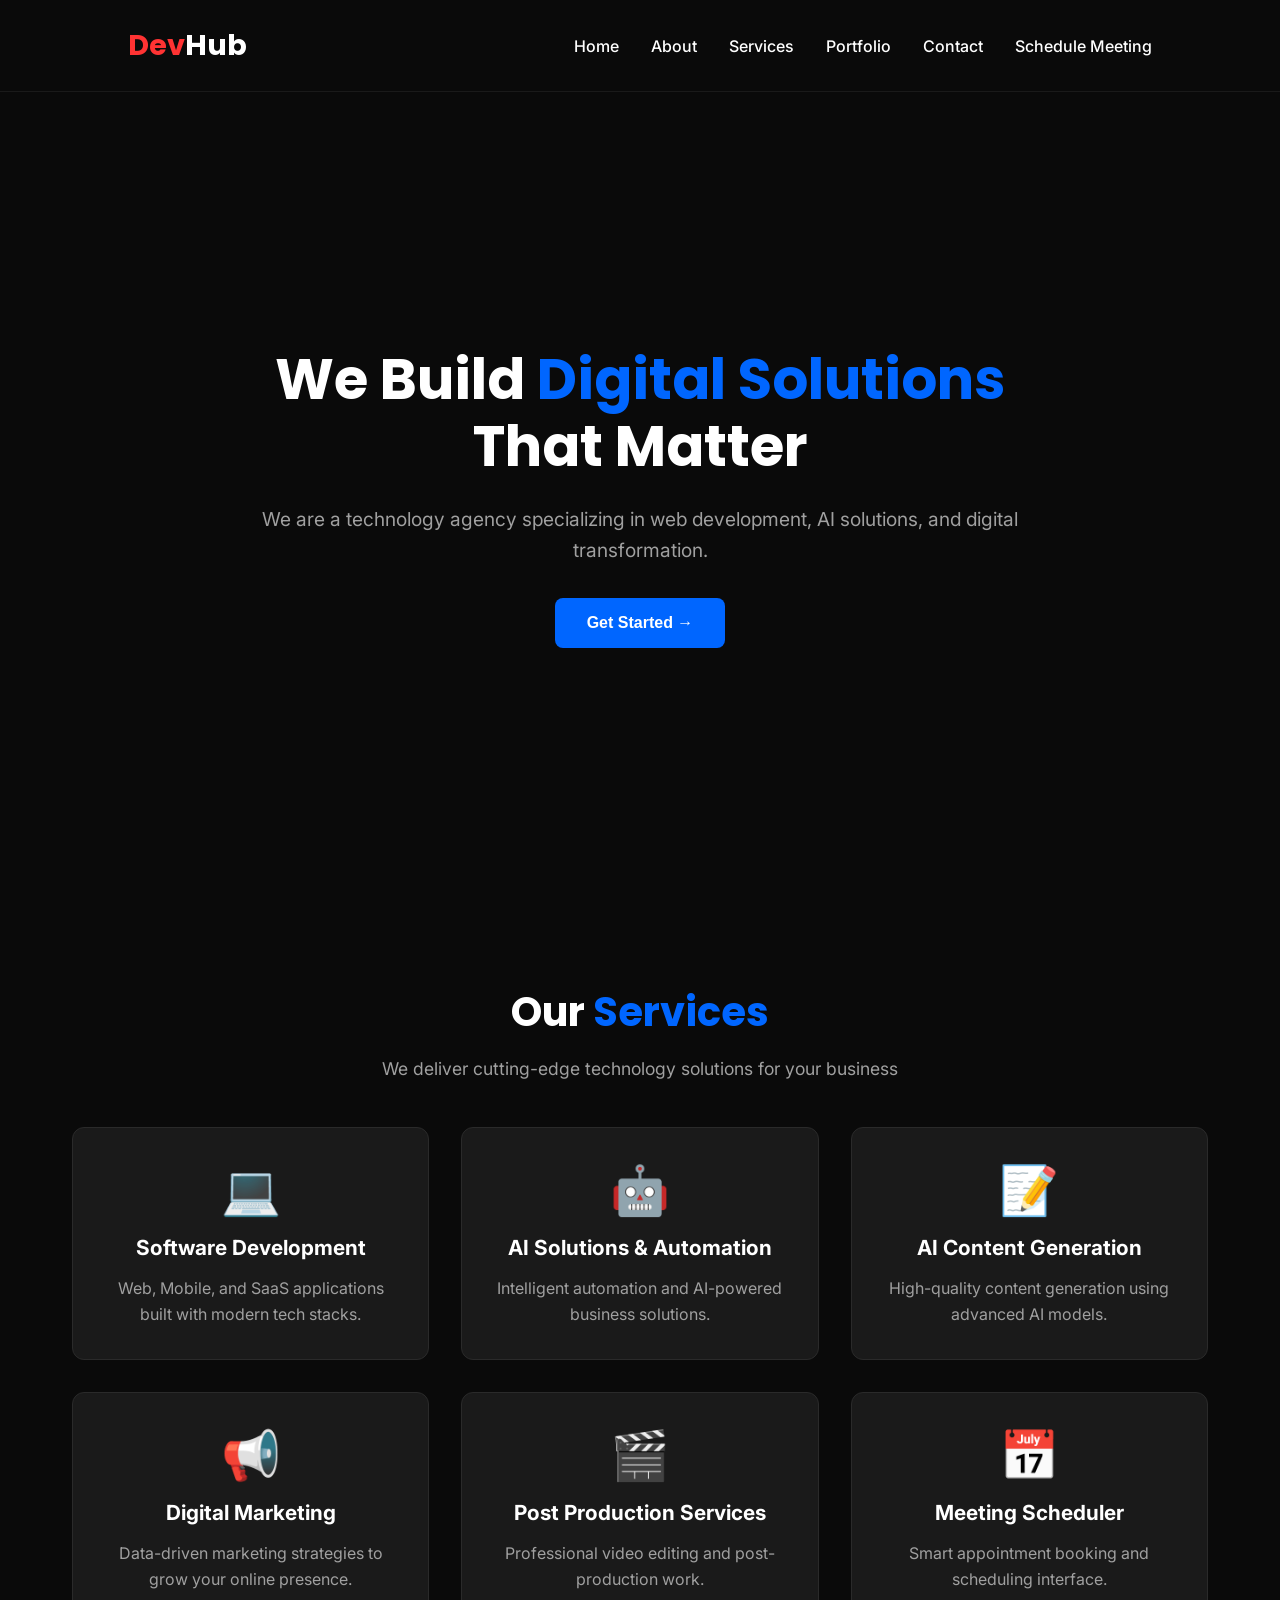
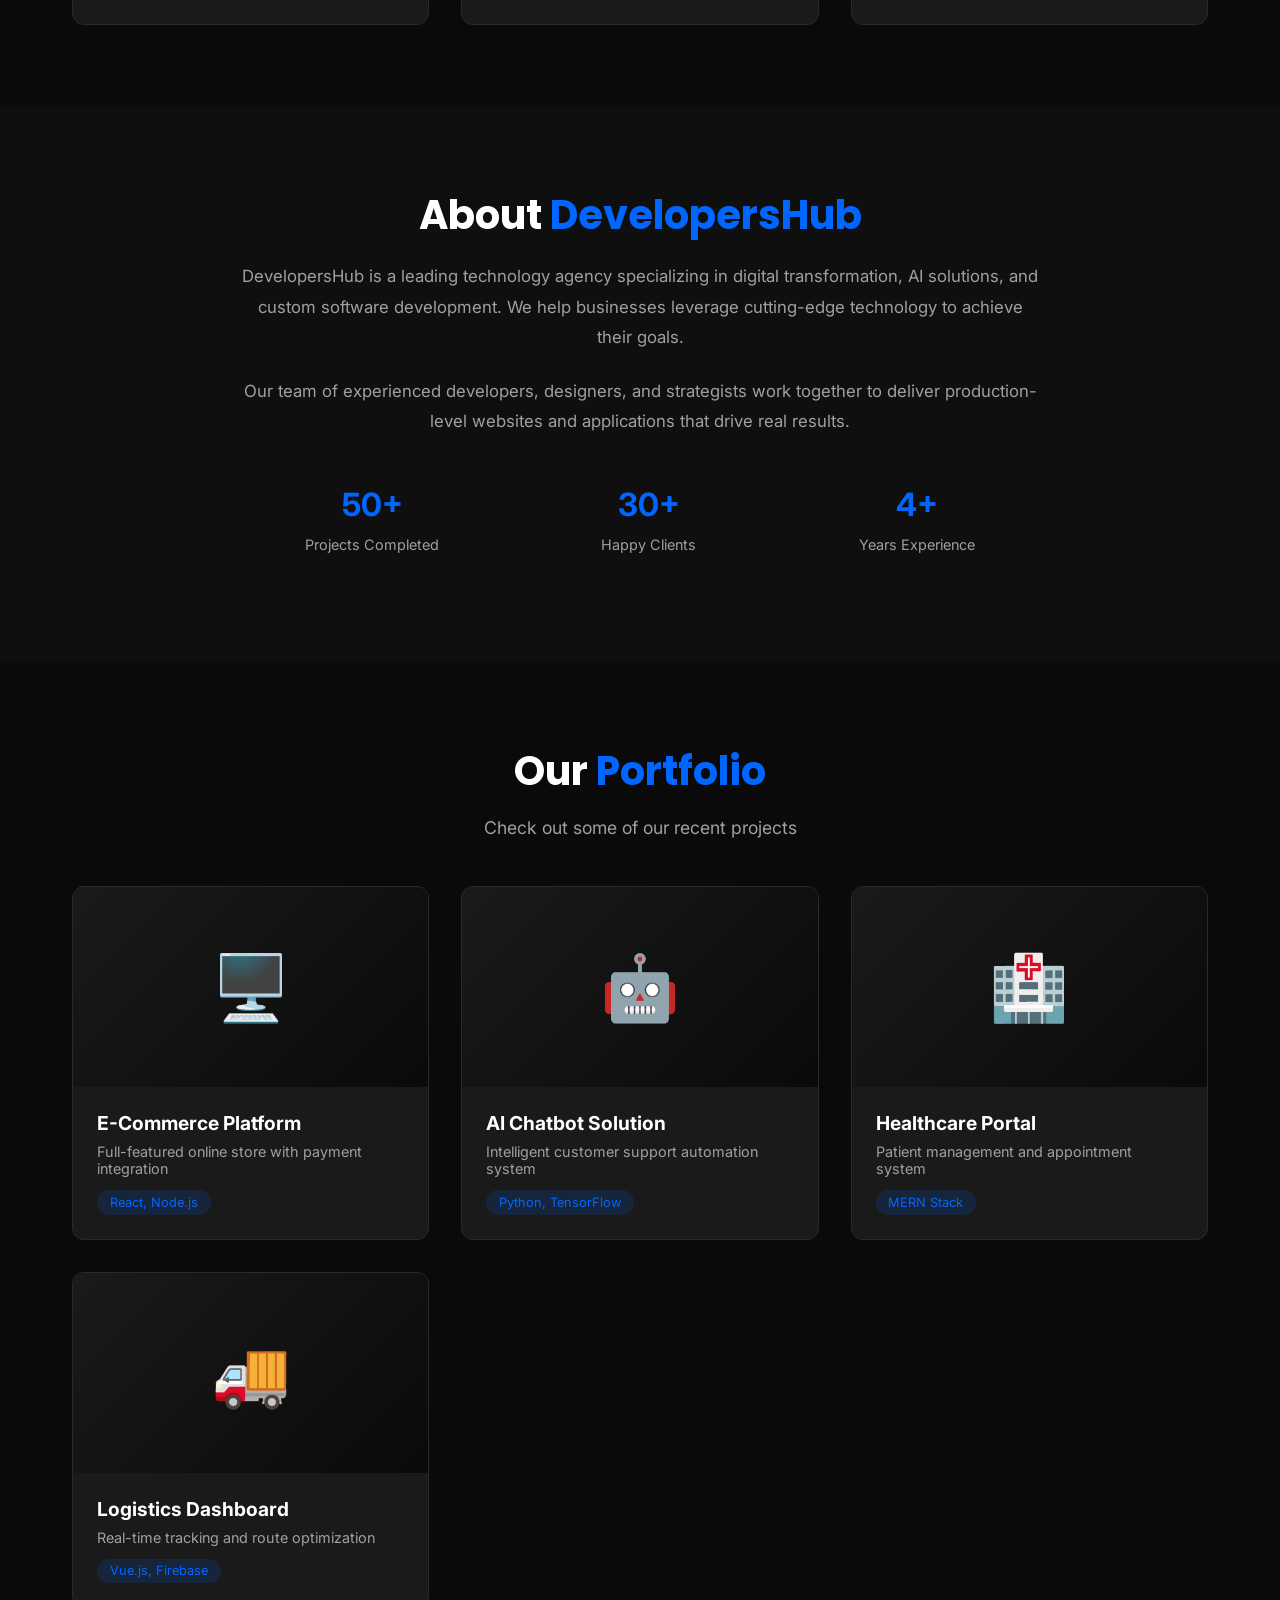
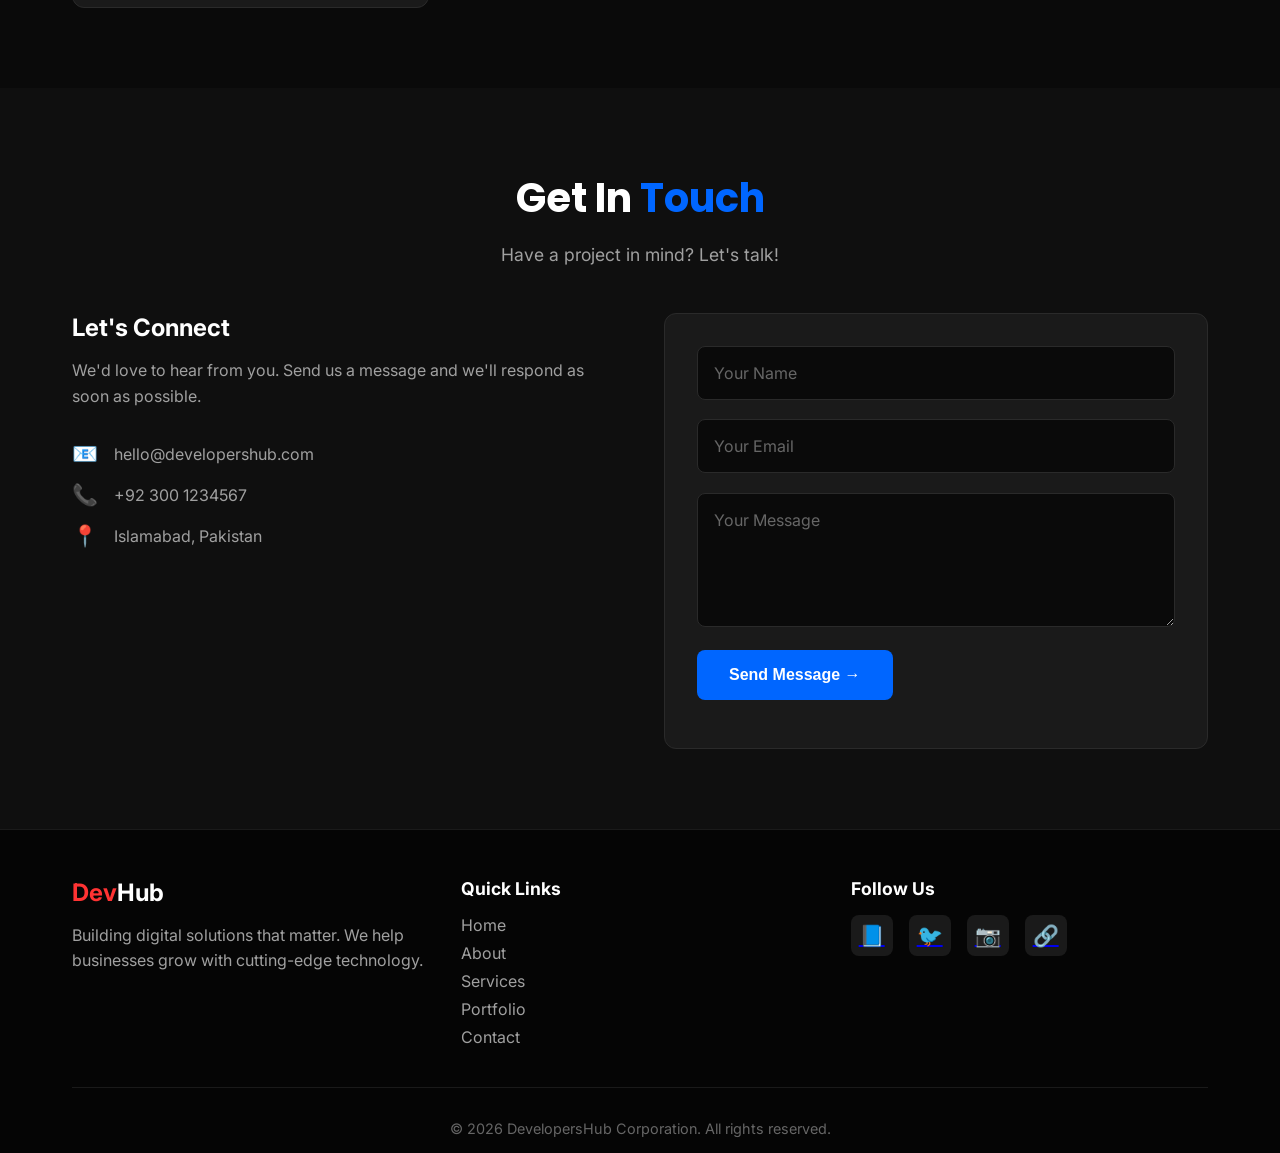
<file: index.html>
<!DOCTYPE html>
<html lang="en">
<head>
    <meta charset="UTF-8">
    <meta name="viewport" content="width=device-width, initial-scale=1.0">
    <title>DevelopersHub | Tech Agency</title>
    <!-- CSS Link -->
    <link rel="stylesheet" href="style.css">
    <!-- Google Fonts -->
    <link href="https://fonts.googleapis.com/css2?family=Inter:wght@300;400;600;700&family=Poppins:wght@400;500;600;700&display=swap" rel="stylesheet">
</head>
<body>

    <!-- Navbar Start -->
    <nav>
        <div class="logo">
            <span class="logo-red">Dev</span><span class="logo-black">Hub</span>
        </div>
        
        <!-- Hamburger Menu Button For Mobile -->
        <div class="hamburger">
            <span></span>
            <span></span>
            <span></span>
        </div>
        
        <ul class="nav-links">
            <li><a href="index.html">Home</a></li>
            <li><a href="#about">About</a></li>
            <li><a href="#services">Services</a></li>
            <li><a href="#portfolio">Portfolio</a></li>
            <li><a href="#contact">Contact</a></li>
            <li><a href="meeting.html">Schedule Meeting</a></li>
        </ul>
    </nav>
    <!-- Navbar End -->

    <!-- Hero Section Start -->
    <section class="hero">
        <div class="hero-content">
            <h1>We Build <span class="highlight">Digital Solutions</span> That Matter</h1>
            <p>We are a technology agency specializing in web development, AI solutions, and digital transformation.</p>
            <button class="btn">Get Started →</button>
        </div>
    </section>
    <!-- Hero Section End -->

    <!-- Services Section Start -->
    <section id="services" class="services">
        <div class="container">
            <h2 class="section-title">Our <span class="highlight">Services</span></h2>
            <p class="section-subtitle">We deliver cutting-edge technology solutions for your business</p>
            
            <div class="services-grid">
                <!-- Service Card 1 -->
                <div class="service-card">
                    <div class="service-icon">💻</div>
                    <h3>Software Development</h3>
                    <p>Web, Mobile, and SaaS applications built with modern tech stacks.</p>
                </div>
                
                <!-- Service Card 2 -->
                <div class="service-card">
                    <div class="service-icon">🤖</div>
                    <h3>AI Solutions & Automation</h3>
                    <p>Intelligent automation and AI-powered business solutions.</p>
                </div>
                
                <!-- Service Card 3 -->
                <div class="service-card">
                    <div class="service-icon">📝</div>
                    <h3>AI Content Generation</h3>
                    <p>High-quality content generation using advanced AI models.</p>
                </div>
                
                <!-- Service Card 4 -->
                <div class="service-card">
                    <div class="service-icon">📢</div>
                    <h3>Digital Marketing</h3>
                    <p>Data-driven marketing strategies to grow your online presence.</p>
                </div>
                
                <!-- Service Card 5 -->
                <div class="service-card">
                    <div class="service-icon">🎬</div>
                    <h3>Post Production Services</h3>
                    <p>Professional video editing and post-production work.</p>
                </div>
                
                <!-- Service Card 6 -->
                <div class="service-card">
                    <div class="service-icon">📅</div>
                    <h3>Meeting Scheduler</h3>
                    <p>Smart appointment booking and scheduling interface.</p>
                </div>
            </div>
        </div>
    </section>
    <!-- Services Section End -->

    <!-- About Section Start -->
    <section id="about" class="about">
        <div class="container">
            <div class="about-content">
                <div class="about-text">
                    <h2 class="section-title">About <span class="highlight">DevelopersHub</span></h2>
                    <p>DevelopersHub is a leading technology agency specializing in digital transformation, AI solutions, and custom software development. We help businesses leverage cutting-edge technology to achieve their goals.</p>
                    <p>Our team of experienced developers, designers, and strategists work together to deliver production-level websites and applications that drive real results.</p>
                    <div class="about-stats">
                        <div class="stat">
                            <h3>50+</h3>
                            <p>Projects Completed</p>
                        </div>
                        <div class="stat">
                            <h3>30+</h3>
                            <p>Happy Clients</p>
                        </div>
                        <div class="stat">
                            <h3>4+</h3>
                            <p>Years Experience</p>
                        </div>
                    </div>
                </div>
            </div>
        </div>
    </section>
    <!-- About Section End -->

    <!-- Portfolio Section Start -->
    <section id="portfolio" class="portfolio">
        <div class="container">
            <h2 class="section-title">Our <span class="highlight">Portfolio</span></h2>
            <p class="section-subtitle">Check out some of our recent projects</p>
            
            <div class="portfolio-grid">
                <!-- Project 1 -->
                <div class="portfolio-card">
                    <div class="portfolio-image">
                        <div class="image-placeholder">🖥️</div>
                    </div>
                    <div class="portfolio-info">
                        <h3>E-Commerce Platform</h3>
                        <p>Full-featured online store with payment integration</p>
                        <span class="project-tag">React, Node.js</span>
                    </div>
                </div>
                
                <!-- Project 2 -->
                <div class="portfolio-card">
                    <div class="portfolio-image">
                        <div class="image-placeholder">🤖</div>
                    </div>
                    <div class="portfolio-info">
                        <h3>AI Chatbot Solution</h3>
                        <p>Intelligent customer support automation system</p>
                        <span class="project-tag">Python, TensorFlow</span>
                    </div>
                </div>
                
                <!-- Project 3 -->
                <div class="portfolio-card">
                    <div class="portfolio-image">
                        <div class="image-placeholder">🏥</div>
                    </div>
                    <div class="portfolio-info">
                        <h3>Healthcare Portal</h3>
                        <p>Patient management and appointment system</p>
                        <span class="project-tag">MERN Stack</span>
                    </div>
                </div>
                
                <!-- Project 4 -->
                <div class="portfolio-card">
                    <div class="portfolio-image">
                        <div class="image-placeholder">🚚</div>
                    </div>
                    <div class="portfolio-info">
                        <h3>Logistics Dashboard</h3>
                        <p>Real-time tracking and route optimization</p>
                        <span class="project-tag">Vue.js, Firebase</span>
                    </div>
                </div>
            </div>
        </div>
    </section>
    <!-- Portfolio Section End -->

    <!-- Contact Section Start -->
    <section id="contact" class="contact">
        <div class="container">
            <h2 class="section-title">Get In <span class="highlight">Touch</span></h2>
            <p class="section-subtitle">Have a project in mind? Let's talk!</p>
            
            <div class="contact-wrapper">
                <div class="contact-info">
                    <h3>Let's Connect</h3>
                    <p>We'd love to hear from you. Send us a message and we'll respond as soon as possible.</p>
                    <div class="info-item">
                        <span class="info-icon">📧</span>
                        <span>hello@developershub.com</span>
                    </div>
                    <div class="info-item">
                        <span class="info-icon">📞</span>
                        <span>+92 300 1234567</span>
                    </div>
                    <div class="info-item">
                        <span class="info-icon">📍</span>
                        <span>Islamabad, Pakistan</span>
                    </div>
                </div>
                
                <form class="contact-form" id="contactForm">
                    <div class="form-group">
                        <input type="text" id="name" placeholder="Your Name" required>
                    </div>
                    <div class="form-group">
                        <input type="email" id="email" placeholder="Your Email" required>
                    </div>
                    <div class="form-group">
                        <textarea id="message" rows="5" placeholder="Your Message" required></textarea>
                    </div>
                    <button type="submit" class="btn">Send Message →</button>
                    <p id="formMessage" class="form-message"></p>
                </form>
            </div>
        </div>
    </section>
    <!-- Contact Section End -->

<!-- Back to Top Button -->
    <button id="backToTop" class="back-to-top" title="Go to top">↑</button>

    <!-- Footer Start -->
    <footer>
        <div class="container">
            <div class="footer-content">
                <div class="footer-section">
                    <h3><span class="logo-red">Dev</span><span class="logo-black">Hub</span></h3>
                    <p>Building digital solutions that matter. We help businesses grow with cutting-edge technology.</p>
                </div>
                
                <div class="footer-section">
                    <h4>Quick Links</h4>
                    <ul>
                        <li><a href="index.html">Home</a></li>
                        <li><a href="#about">About</a></li>
                        <li><a href="#services">Services</a></li>
                        <li><a href="#portfolio">Portfolio</a></li>
                        <li><a href="#contact">Contact</a></li>
                    </ul>
                </div>
                
                <div class="footer-section">
                    <h4>Follow Us</h4>
                    <div class="social-links">
                        <a href="#" class="social-icon">📘</a>
                        <a href="#" class="social-icon">🐦</a>
                        <a href="#" class="social-icon">📷</a>
                        <a href="#" class="social-icon">🔗</a>
                    </div>
                </div>
            </div>
            <div class="footer-bottom">
                <p>&copy; 2026 DevelopersHub Corporation. All rights reserved.</p>
            </div>
        </div>
    </footer>
    <!-- Footer End -->

    <!-- JavaScript -->
    <script src="script.js"></script>
    
</body>
</html>
</file>
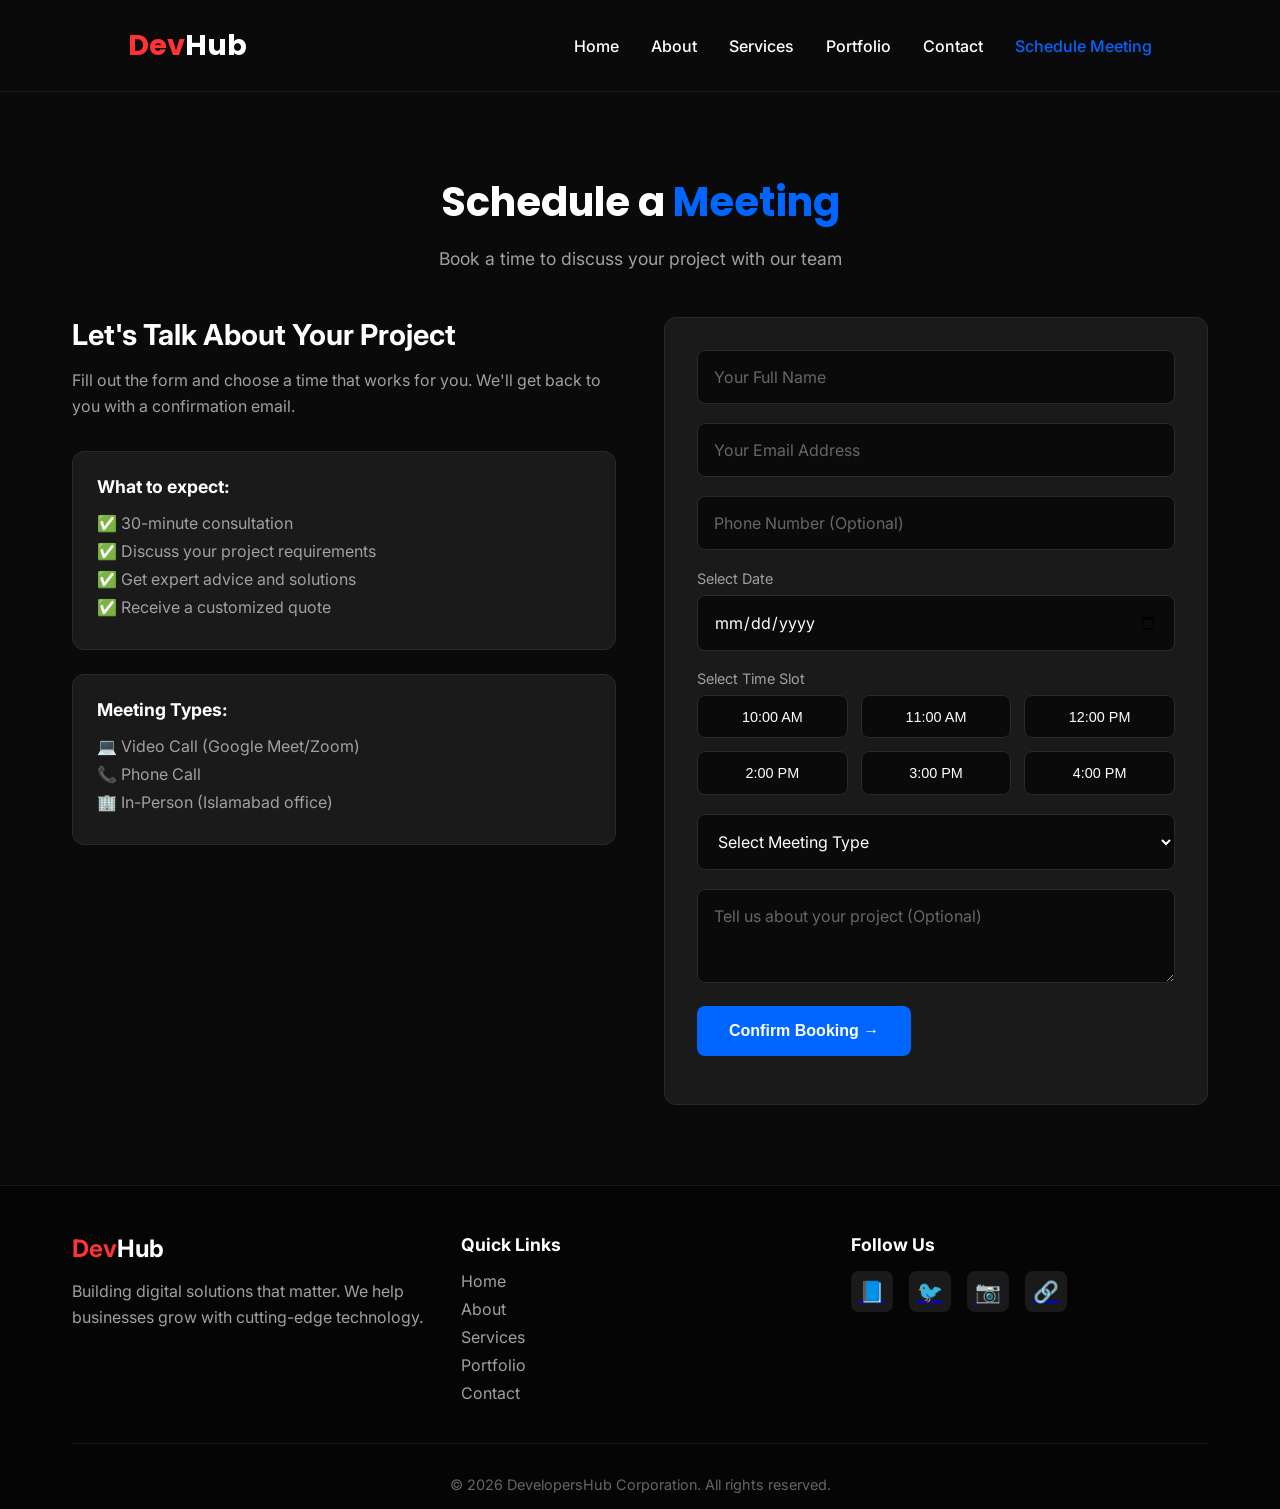
<file: meeting.html>
<!DOCTYPE html>
<html lang="en">
<head>
    <meta charset="UTF-8">
    <meta name="viewport" content="width=device-width, initial-scale=1.0">
    <title>Schedule a Meeting | DevelopersHub</title>
    <!-- CSS Link -->
    <link rel="stylesheet" href="style.css">
    <!-- Google Fonts -->
    <link href="https://fonts.googleapis.com/css2?family=Inter:wght@300;400;600;700&family=Poppins:wght@400;500;600;700&display=swap" rel="stylesheet">
</head>
<body>

    <!-- Navbar Start Same as Home Page -->
    <nav>
        <div class="logo">
            <span class="logo-red">Dev</span><span class="logo-black">Hub</span>
        </div>
        
        <!-- Hamburger Menu Button -->
        <div class="hamburger">
            <span></span>
            <span></span>
            <span></span>
        </div>
        
        <ul class="nav-links">
            <li><a href="index.html">Home</a></li>
            <li><a href="#about">About</a></li>
            <li><a href="#services">Services</a></li>
            <li><a href="#portfolio">Portfolio</a></li>
            <li><a href="#contact">Contact</a></li>
            <li><a href="meeting.html" class="active">Schedule Meeting</a></li>
        </ul>
    </nav>
    <!-- Navbar End -->

    <!-- Meeting Scheduler Section Start -->
    <section class="meeting-scheduler">
        <div class="container">
            <h2 class="section-title">Schedule a <span class="highlight">Meeting</span></h2>
            <p class="section-subtitle">Book a time to discuss your project with our team</p>
            
            <div class="scheduler-wrapper">
                <!-- Left Side: Info -->
                <div class="scheduler-info">
                    <h3>Let's Talk About Your Project</h3>
                    <p>Fill out the form and choose a time that works for you. We'll get back to you with a confirmation email.</p>
                    
                    <div class="info-box">
                        <h4>What to expect:</h4>
                        <ul>
                            <li>✅ 30-minute consultation</li>
                            <li>✅ Discuss your project requirements</li>
                            <li>✅ Get expert advice and solutions</li>
                            <li>✅ Receive a customized quote</li>
                        </ul>
                    </div>
                    
                    <div class="info-box">
                        <h4>Meeting Types:</h4>
                        <ul>
                            <li>💻 Video Call (Google Meet/Zoom)</li>
                            <li>📞 Phone Call</li>
                            <li>🏢 In-Person (Islamabad office)</li>
                        </ul>
                    </div>
                </div>
                
                <!-- Right Side: Booking Form -->
                <div class="booking-form">
                    <form id="bookingForm">
                        <div class="form-group">
                            <input type="text" id="meetingName" placeholder="Your Full Name" required>
                        </div>
                        
                        <div class="form-group">
                            <input type="email" id="meetingEmail" placeholder="Your Email Address" required>
                        </div>
                        
                        <div class="form-group">
                            <input type="tel" id="meetingPhone" placeholder="Phone Number (Optional)">
                        </div>
                        
                        <!-- Date Selection -->
                        <div class="form-group">
                            <label>Select Date</label>
                            <input type="date" id="meetingDate" required>
                        </div>
                        
                        <!-- Time Slots -->
                        <div class="form-group">
                            <label>Select Time Slot</label>
                            <div class="time-slots">
                                <button type="button" class="time-slot" data-time="10:00 AM">10:00 AM</button>
                                <button type="button" class="time-slot" data-time="11:00 AM">11:00 AM</button>
                                <button type="button" class="time-slot" data-time="12:00 PM">12:00 PM</button>
                                <button type="button" class="time-slot" data-time="02:00 PM">2:00 PM</button>
                                <button type="button" class="time-slot" data-time="03:00 PM">3:00 PM</button>
                                <button type="button" class="time-slot" data-time="04:00 PM">4:00 PM</button>
                            </div>
                            <input type="hidden" id="selectedTime" required>
                        </div>
                        
                        <div class="form-group">
                            <select id="meetingType" required>
                                <option value="">Select Meeting Type</option>
                                <option value="video">Video Call (Google Meet)</option>
                                <option value="phone">Phone Call</option>
                                <option value="inperson">In-Person Meeting</option>
                            </select>
                        </div>
                        
                        <div class="form-group">
                            <textarea id="meetingMessage" rows="3" placeholder="Tell us about your project (Optional)"></textarea>
                        </div>
                        
                        <button type="submit" class="btn">Confirm Booking →</button>
                        <p id="bookingMessage" class="form-message"></p>
                    </form>
                </div>
            </div>
        </div>
    </section>
    <!-- Meeting Scheduler Section End -->

    <!-- Back to Top Button -->
    <button id="backToTop" class="back-to-top" title="Go to top">↑</button>

    <!-- Footer Start -->
    <footer>
        <div class="container">
            <div class="footer-content">
                <div class="footer-section">
                    <h3><span class="logo-red">Dev</span><span class="logo-black">Hub</span></h3>
                    <p>Building digital solutions that matter. We help businesses grow with cutting-edge technology.</p>
                </div>
                
                <div class="footer-section">
                    <h4>Quick Links</h4>
                    <ul>
                        <li><a href="index.html">Home</a></li>
                        <li><a href="#about">About</a></li>
                        <li><a href="#services">Services</a></li>
                        <li><a href="#portfolio">Portfolio</a></li>
                        <li><a href="#contact">Contact</a></li>
                    </ul>
                </div>
                
                <div class="footer-section">
                    <h4>Follow Us</h4>
                    <div class="social-links">
                        <a href="#" class="social-icon">📘</a>
                        <a href="#" class="social-icon">🐦</a>
                        <a href="#" class="social-icon">📷</a>
                        <a href="#" class="social-icon">🔗</a>
                    </div>
                </div>
            </div>
            <div class="footer-bottom">
                <p>&copy; 2026 DevelopersHub Corporation. All rights reserved.</p>
            </div>
        </div>
    </footer>
    <!-- Footer End -->

    <!-- JavaScript -->
    <script src="script.js"></script>
</body>
</html>
</file>
<file: style.css>
/* Smooth Scrolling */
html {
    scroll-behavior: smooth;
    scroll-padding-top: 80px;
}
/* Reset CSS */
* {
    margin: 0;
    padding: 0;
    box-sizing: border-box;
}

/* Body - Dark Theme */
body {
    background-color: #0a0a0a;
    font-family: 'Inter', sans-serif;
    color: #ffffff;
}

/*  NAVBAR  */
nav {
    display: flex;
    justify-content: space-between;
    align-items: center;
    padding: 1.5rem 10%;
    background-color: #0a0a0a;
    border-bottom: 1px solid #1a1a1a;
}


/* Logo Styling */
.logo {
    font-size: 1.8rem;
    font-weight: 700;
    font-family: 'Poppins', sans-serif;
}

.logo-red {
    color: #ff3333;
}

.logo-black {
    color: #ffffff;
}

/* Nav Links */
.nav-links {
    display: flex;
    list-style: none;
    gap: 2rem;
}

.nav-links a {
    color: #ffffff;
    text-decoration: none;
    font-size: 1rem;
    font-weight: 500;
    transition: color 0.3s ease;
}

.nav-links a:hover {
    color: #0066ff;
}

/*  HERO SECTION  */
.hero {
    min-height: 90vh;
    display: flex;
    align-items: center;
    justify-content: center;
    text-align: center;
    padding: 0 1rem;
}

.hero-content {
    max-width: 800px;
}

.hero-content h1 {
    font-size: 3.5rem;
    font-weight: 700;
    font-family: 'Poppins', sans-serif;
    margin-bottom: 1.5rem;
    line-height: 1.2;
}

.highlight {
    color: #0066ff;
}

.hero-content p {
    font-size: 1.2rem;
    color: #a0a0a0;
    margin-bottom: 2rem;
    line-height: 1.6;
}

/* Button Styling */
.btn {
    background-color: #0066ff;
    color: #ffffff;
    border: none;
    padding: 1rem 2rem;
    font-size: 1rem;
    font-weight: 600;
    border-radius: 8px;
    cursor: pointer;
    transition: all 0.3s ease;
}

.btn:hover {
    background-color: #0052cc;
    transform: translateY(-2px);
}

/*  CONTAINER  */
.container {
    max-width: 1200px;
    margin: 0 auto;
    padding: 0 2rem;
}

/*  SECTION TITLES  */
.section-title {
    font-size: 2.5rem;
    text-align: center;
    margin-bottom: 1rem;
    font-family: 'Poppins', sans-serif;
}

.section-subtitle {
    text-align: center;
    color: #a0a0a0;
    margin-bottom: 3rem;
    font-size: 1.1rem;
}

/*  SERVICES SECTION  */
.services {
    padding: 5rem 0;
    background-color: #0a0a0a;
}

.services-grid {
    display: grid;
    grid-template-columns: repeat(auto-fit, minmax(300px, 1fr));
    gap: 2rem;
}

.service-card {
    background-color: #1a1a1a;
    padding: 2rem;
    border-radius: 12px;
    text-align: center;
    transition: transform 0.3s ease, box-shadow 0.3s ease;
    border: 1px solid #2a2a2a;
}

.service-card:hover {
    transform: translateY(-5px);
    box-shadow: 0 10px 30px rgba(0, 102, 255, 0.1);
    border-color: #0066ff;
}

.service-icon {
    font-size: 3rem;
    margin-bottom: 1rem;
}

.service-card h3 {
    font-size: 1.3rem;
    margin-bottom: 1rem;
    color: #ffffff;
}

.service-card p {
    color: #a0a0a0;
    line-height: 1.6;
}

/*  ABOUT SECTION  */
.about {
    padding: 5rem 0;
    background-color: #0f0f0f;
}

.about-content {
    max-width: 800px;
    margin: 0 auto;
    text-align: center;
}

.about-text p {
    color: #a0a0a0;
    line-height: 1.8;
    margin-bottom: 1.5rem;
    font-size: 1.05rem;
}

.about-stats {
    display: flex;
    justify-content: space-around;
    margin-top: 3rem;
    flex-wrap: wrap;
    gap: 2rem;
}

.stat h3 {
    font-size: 2rem;
    color: #0066ff;
    margin-bottom: 0.5rem;
}

.stat p {
    color: #a0a0a0;
    font-size: 0.9rem;
}

/*  HAMBURGER MENU (Mobile)  */
.hamburger {
    display: none;
    flex-direction: column;
    cursor: pointer;
}

.hamburger span {
    width: 25px;
    height: 3px;
    background-color: #ffffff;
    margin: 3px 0;
    transition: 0.3s;
}

/* Mobile View when screen smaller than 768px */
@media (max-width: 768px) {
    .hamburger {
        display: flex;
    }
    
    .nav-links {
        position: fixed;
        top: 70px;
        left: -100%;
        width: 100%;
        height: calc(100vh - 70px);
        background-color: #0a0a0a;
        flex-direction: column;
        align-items: center;
        justify-content: center;
        gap: 2rem;
        transition: left 0.3s ease;
        z-index: 100;
    }
    
    .nav-links.active {
        left: 0;
    }
    
    .nav-links li a {
        font-size: 1.2rem;
    }
    
    .hero-content h1 {
        font-size: 2rem;
    }
    
    .section-title {
        font-size: 1.8rem;
    }
    
    .services-grid {
        grid-template-columns: 1fr;
    }
    
    .about-stats {
        flex-direction: column;
        gap: 1rem;
    }
}

/*  PORTFOLIO SECTION  */
.portfolio {
    padding: 5rem 0;
    background-color: #0a0a0a;
}

.portfolio-grid {
    display: grid;
    grid-template-columns: repeat(auto-fit, minmax(280px, 1fr));
    gap: 2rem;
}

.portfolio-card {
    background-color: #1a1a1a;
    border-radius: 12px;
    overflow: hidden;
    transition: transform 0.3s ease, box-shadow 0.3s ease;
    border: 1px solid #2a2a2a;
}

.portfolio-card:hover {
    transform: translateY(-5px);
    box-shadow: 0 10px 30px rgba(0, 102, 255, 0.15);
    border-color: #0066ff;
}

.portfolio-image {
    height: 200px;
    background: linear-gradient(135deg, #1a1a1a, #0a0a0a);
    display: flex;
    align-items: center;
    justify-content: center;
}

.image-placeholder {
    font-size: 4rem;
}

.portfolio-info {
    padding: 1.5rem;
}

.portfolio-info h3 {
    font-size: 1.2rem;
    margin-bottom: 0.5rem;
    color: #ffffff;
}

.portfolio-info p {
    color: #a0a0a0;
    font-size: 0.9rem;
    margin-bottom: 0.8rem;
}

.project-tag {
    display: inline-block;
    background-color: rgba(0, 102, 255, 0.15);
    color: #0066ff;
    padding: 0.3rem 0.8rem;
    border-radius: 20px;
    font-size: 0.8rem;
}

/*  CONTACT SECTION  */
.contact {
    padding: 5rem 0;
    background-color: #0f0f0f;
}

.contact-wrapper {
    display: grid;
    grid-template-columns: 1fr 1fr;
    gap: 3rem;
    margin-top: 2rem;
}

.contact-info h3 {
    font-size: 1.5rem;
    margin-bottom: 1rem;
    color: #ffffff;
}

.contact-info p {
    color: #a0a0a0;
    margin-bottom: 2rem;
    line-height: 1.6;
}

.info-item {
    display: flex;
    align-items: center;
    gap: 1rem;
    margin-bottom: 1rem;
    color: #a0a0a0;
}

.info-icon {
    font-size: 1.3rem;
}

.contact-form {
    background-color: #1a1a1a;
    padding: 2rem;
    border-radius: 12px;
    border: 1px solid #2a2a2a;
}

.form-group {
    margin-bottom: 1.2rem;
}

.form-group input,
.form-group textarea {
    width: 100%;
    padding: 1rem;
    background-color: #0a0a0a;
    border: 1px solid #2a2a2a;
    border-radius: 8px;
    color: #ffffff;
    font-family: 'Inter', sans-serif;
    font-size: 1rem;
}

.form-group input:focus,
.form-group textarea:focus {
    outline: none;
    border-color: #0066ff;
}

.form-group input::placeholder,
.form-group textarea::placeholder {
    color: #666666;
}

.form-message {
    margin-top: 1rem;
    text-align: center;
    font-size: 0.9rem;
}

.form-message.success {
    color: #00ff66;
}

.form-message.error {
    color: #ff3333;
}

/*  FOOTER  */
footer {
    background-color: #050505;
    padding: 3rem 0 1rem;
    border-top: 1px solid #1a1a1a;
}

.footer-content {
    display: grid;
    grid-template-columns: repeat(auto-fit, minmax(250px, 1fr));
    gap: 2rem;
    margin-bottom: 2rem;
}

.footer-section h3 {
    font-size: 1.5rem;
    margin-bottom: 1rem;
}

.footer-section h4 {
    font-size: 1.1rem;
    margin-bottom: 1rem;
    color: #ffffff;
}

.footer-section p {
    color: #a0a0a0;
    line-height: 1.6;
}

.footer-section ul {
    list-style: none;
}

.footer-section ul li {
    margin-bottom: 0.5rem;
}

.footer-section ul li a {
    color: #a0a0a0;
    text-decoration: none;
    transition: color 0.3s ease;
}

.footer-section ul li a:hover {
    color: #0066ff;
}

.social-links {
    display: flex;
    gap: 1rem;
}

.social-icon {
    display: inline-block;
    padding: 0.5rem;
    background-color: #1a1a1a;
    border-radius: 8px;
    font-size: 1.3rem;
    transition: all 0.3s ease;
}

.social-icon:hover {
    background-color: #0066ff;
    transform: translateY(-3px);
}

.footer-bottom {
    text-align: center;
    padding-top: 2rem;
    border-top: 1px solid #1a1a1a;
}

.footer-bottom p {
    color: #666666;
    font-size: 0.9rem;
}

/*  MEETING SCHEDULER PAGE  */
.meeting-scheduler {
    padding: 5rem 0;
    background-color: #0a0a0a;
    min-height: calc(100vh - 70px);
}

.scheduler-wrapper {
    display: grid;
    grid-template-columns: 1fr 1fr;
    gap: 3rem;
    margin-top: 2rem;
}

.scheduler-info h3 {
    font-size: 1.8rem;
    margin-bottom: 1rem;
    color: #ffffff;
}

.scheduler-info p {
    color: #a0a0a0;
    margin-bottom: 2rem;
    line-height: 1.6;
}

.info-box {
    background-color: #1a1a1a;
    padding: 1.5rem;
    border-radius: 12px;
    margin-bottom: 1.5rem;
    border: 1px solid #2a2a2a;
}

.info-box h4 {
    font-size: 1.1rem;
    margin-bottom: 1rem;
    color: #ffffff;
}

.info-box ul {
    list-style: none;
    padding-left: 0;
}

.info-box ul li {
    color: #a0a0a0;
    margin-bottom: 0.5rem;
}

.booking-form {
    background-color: #1a1a1a;
    padding: 2rem;
    border-radius: 12px;
    border: 1px solid #2a2a2a;
}

.booking-form label {
    display: block;
    margin-bottom: 0.5rem;
    color: #a0a0a0;
    font-size: 0.9rem;
}

.booking-form select {
    width: 100%;
    padding: 1rem;
    background-color: #0a0a0a;
    border: 1px solid #2a2a2a;
    border-radius: 8px;
    color: #ffffff;
    font-family: 'Inter', sans-serif;
    font-size: 1rem;
}

.booking-form select:focus {
    outline: none;
    border-color: #0066ff;
}

/* Time Slots */
.time-slots {
    display: grid;
    grid-template-columns: repeat(3, 1fr);
    gap: 0.8rem;
    margin-top: 0.5rem;
}

.time-slot {
    background-color: #0a0a0a;
    border: 1px solid #2a2a2a;
    padding: 0.8rem;
    border-radius: 8px;
    color: #ffffff;
    cursor: pointer;
    transition: all 0.3s ease;
    font-size: 0.9rem;
}

.time-slot:hover {
    border-color: #0066ff;
    background-color: rgba(0, 102, 255, 0.1);
}

.time-slot.selected {
    background-color: #0066ff;
    border-color: #0066ff;
    color: #ffffff;
}

/* Active Nav Link */
.nav-links a.active {
    color: #0066ff;
}

/* Responsive for Meeting Page */
@media (max-width: 768px) {
    .scheduler-wrapper {
        grid-template-columns: 1fr;
    }
    
    .time-slots {
        grid-template-columns: repeat(2, 1fr);
    }
}

/*  BACK TO TOP BUTTON  */
.back-to-top {
    position: fixed;
    bottom: 30px;
    right: 30px;
    width: 50px;
    height: 50px;
    background-color: #0066ff;
    color: white;
    border: none;
    border-radius: 50%;
    font-size: 1.5rem;
    cursor: pointer;
    display: none;
    align-items: center;
    justify-content: center;
    transition: all 0.3s ease;
    z-index: 1000;
    box-shadow: 0 4px 15px rgba(0, 102, 255, 0.3);
}

.back-to-top:hover {
    background-color: #0052cc;
    transform: translateY(-3px);
    box-shadow: 0 6px 20px rgba(0, 102, 255, 0.4);
}
</file>
